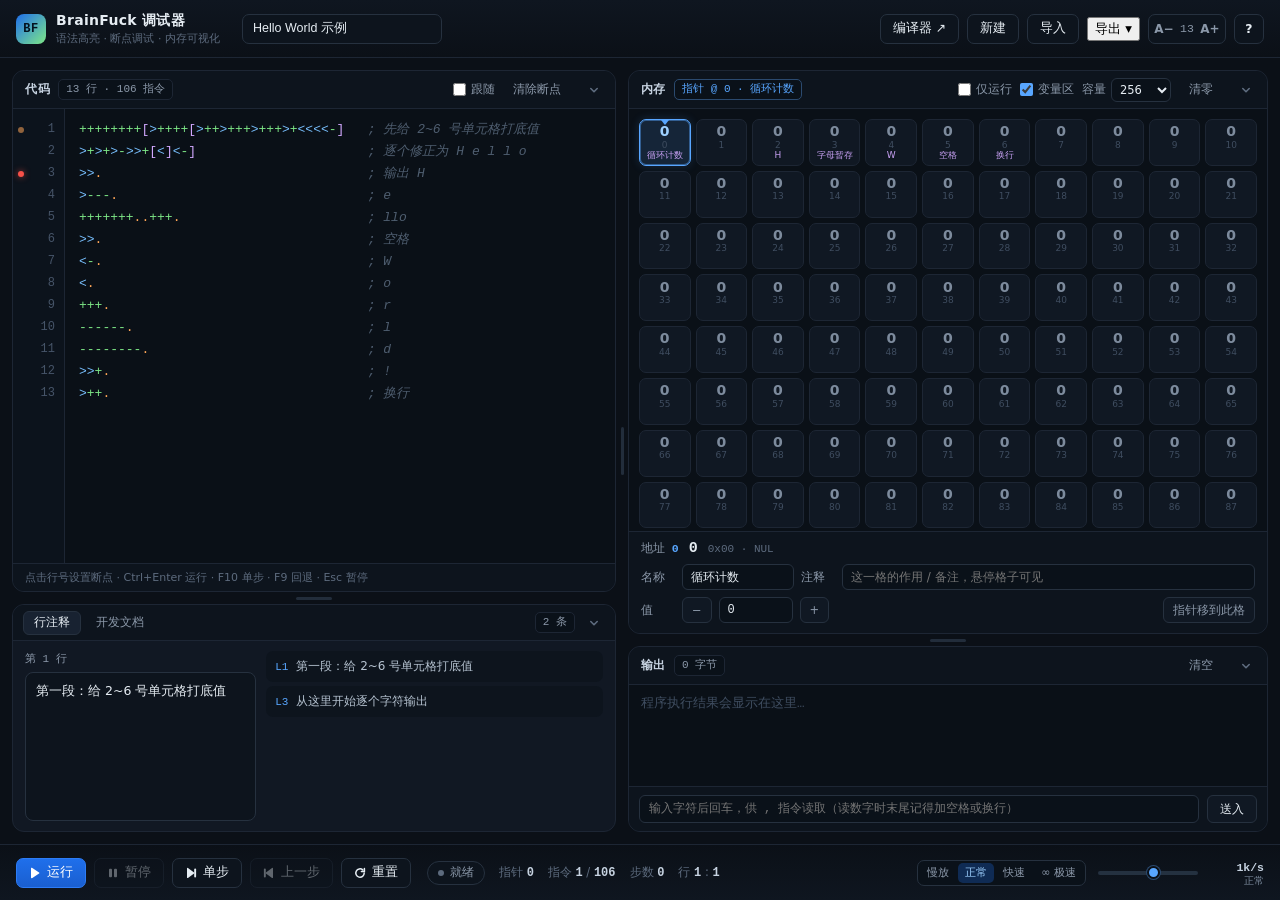
<file: index.html>
<!DOCTYPE html>
<html lang="zh-CN">
<head>
<meta charset="UTF-8" />
<meta name="viewport" content="width=device-width, initial-scale=1.0" />
<title>BrainFuck 调试器</title>
<link rel="stylesheet" href="css/tokens.css" />
<link rel="stylesheet" href="css/layout.css" />
<link rel="stylesheet" href="css/editor.css" />
<link rel="stylesheet" href="css/memory.css" />
<link rel="stylesheet" href="css/panels.css" />
<link rel="stylesheet" href="css/overlay.css" />
</head>
<body>

<header class="topbar">
  <div class="brand">
    <div class="logo">BF</div>
    <div>
      <h1>BrainFuck 调试器</h1>
      <p>语法高亮 · 断点调试 · 内存可视化</p>
    </div>
  </div>
  <input id="projName" class="proj-name" value="未命名项目" maxlength="40" title="项目名称（随项目文件一起导出）" />
  <div class="actions">
    <a class="btn" href="compiler.html" title="C / C++ / NASM → BrainFuck">编译器 ↗</a>
    <button id="btnNew">新建</button>
    <button id="btnImport">导入</button>
    <div class="menu-wrap">
      <button id="btnExport">导出 ▾</button>
      <div class="menu" id="exportMenu">
        <button data-act="project">项目文件 · .bfproj.json</button>
        <button data-act="code">BrainFuck 源码 · .bf</button>
        <button data-act="doc">开发文档 · .md</button>
        <button data-act="copy">复制源码到剪贴板</button>
      </div>
    </div>
    <div class="font-ctl" title="界面字号：代码 / 行号 / 内存格 / 输出一起缩放（Ctrl + + / Ctrl + -）">
      <button class="icon-btn" id="fontDec" title="缩小字号（Ctrl + -）">A−</button>
      <span class="font-val" id="fontVal">13</span>
      <button class="icon-btn" id="fontInc" title="放大字号（Ctrl + +）">A+</button>
    </div>
    <button id="btnHelp" class="icon-btn" title="帮助与快捷键">?</button>
  </div>
</header>

<main>
  <!-- 左栏：代码 + 注释/文档 -->
  <section class="col">
    <div class="card editor-card" data-panel="editor">
      <div class="card-head">
        <span class="card-title">代码</span>
        <span class="chip" id="codeStat">0 行 · 0 指令</span>
        <span class="spacer"></span>
        <label class="mini chk" title="运行时自动把代码滚动到当前执行的指令位置（默认关闭）">
          <input type="checkbox" id="optFollow" /> 跟随
        </label>
        <button class="ghost" id="btnClearBp">清除断点</button>
      </div>
      <div class="editor" id="editor">
        <div class="gutter" id="gutter"><div class="gutter-inner" id="gutterInner"></div></div>
        <div class="code-wrap">
          <pre id="hl" aria-hidden="true"></pre>
          <textarea id="code" spellcheck="false" autocomplete="off" autocapitalize="off" wrap="off"
            placeholder="在这里写 BrainFuck 代码，或把 .bf 文件拖进来…"></textarea>
        </div>
      </div>
      <div class="editor-foot">点击行号设置断点 · Ctrl+Enter 运行 · F10 单步 · F9 回退 · Esc 暂停</div>
    </div>

    <div class="card side-card" data-panel="side">
      <div class="tabs">
        <button class="tab active" data-tab="notes">行注释</button>
        <button class="tab" data-tab="docs">开发文档</button>
        <span class="spacer"></span>
        <span class="chip" id="noteCount">0 条</span>
      </div>
      <div class="tab-body" id="tabNotes">
        <div class="note-editor">
          <label id="noteLabel">第 1 行</label>
          <textarea id="noteInput" placeholder="为这一行写说明，会随项目一起保存…"></textarea>
        </div>
        <div class="note-list" id="noteList"></div>
      </div>
      <div class="tab-body hidden" id="tabDocs">
        <textarea id="docs" class="docs" placeholder="记录算法思路、内存布局、寄存器用途、待办事项…（随项目导出）"></textarea>
      </div>
    </div>
  </section>

  <!-- 右栏：内存 + 输出 -->
  <section class="col">
    <div class="card mem-card" data-panel="mem">
      <div class="card-head">
        <span class="card-title">内存</span>
        <span class="chip" id="ptrChip">指针 @ 0</span>
        <span class="spacer"></span>
        <label class="mini chk" title="仅运行：运行中跳过内存与代码高亮渲染，只保留计算、输入与输出，大幅提升高速/∞ 档吞吐">
          <input type="checkbox" id="optBareRun" /> 仅运行
        </label>
        <label class="mini chk" title="变量区：显示 / 隐藏内存卡片底部的单元格详情（地址 · 名称 · 注释 · 值）。隐藏后内存网格可用高度更大">
          <input type="checkbox" id="optInspector" checked /> 变量区
        </label>
        <label class="mini">容量
          <select id="tapeSize">
            <option value="64">64</option>
            <option value="128">128</option>
            <option value="256" selected>256</option>
            <option value="512">512</option>
            <option value="1024">1024</option>
            <option value="4096">4096</option>
          </select>
        </label>
        <button class="ghost" id="btnClearMem">清零</button>
      </div>
      <div class="mem-scroll" id="memScroll">
        <div class="mem-grid" id="memGrid"></div>
      </div>
      <div class="inspector" id="inspector">
        <div class="insp-head">
          <span>地址 <b id="inspIdx">0</b></span>
          <span class="insp-val" id="inspVal">0</span>
          <span class="insp-meta" id="inspMeta">0x00 · NUL</span>
        </div>
        <div class="insp-row">
          <label>名称</label>
          <input id="inspName" placeholder="给这个地址命名" maxlength="16" />
          <label>注释</label>
          <input id="inspNote" placeholder="这一格的作用 / 备注，悬停格子可见" maxlength="120" />
        </div>
        <div class="insp-row">
          <label>值</label>
          <button class="mini-btn" id="valDec" title="减 1">−</button>
          <input id="inspValue" type="number" min="0" max="255" step="1" />
          <button class="mini-btn" id="valInc" title="加 1">+</button>
          <span class="spacer"></span>
          <button class="mini-btn" id="btnGoto">指针移到此格</button>
        </div>
      </div>
    </div>

    <div class="card io-card" data-panel="io">
      <div class="card-head">
        <span class="card-title">输出</span>
        <span class="chip" id="outLen">0 字符</span>
        <span class="spacer"></span>
        <button class="ghost" id="btnClearOut">清空</button>
      </div>
      <div class="out" id="out"><span class="ph">程序执行结果会显示在这里…</span></div>
      <div class="in-row">
        <input id="inInput" placeholder="输入字符后回车，供 , 指令读取（读数字时末尾记得加空格或换行）" />
        <button id="btnSend">送入</button>
      </div>
    </div>
  </section>
</main>

<footer class="toolbar">
  <div class="controls">
    <button class="btn primary" id="btnRun">
      <svg viewBox="0 0 12 12" fill="currentColor"><path d="M2 1.4v9.2c0 .5.55.8.97.54l7.1-4.6a.64.64 0 0 0 0-1.08L2.97.86A.64.64 0 0 0 2 1.4z"/></svg>
      运行
    </button>
    <button class="btn" id="btnPause" disabled>
      <svg viewBox="0 0 12 12" fill="currentColor"><rect x="2" y="1.8" width="3" height="8.4" rx="1"/><rect x="7" y="1.8" width="3" height="8.4" rx="1"/></svg>
      暂停
    </button>
    <button class="btn" id="btnStep">
      <svg viewBox="0 0 12 12" fill="currentColor"><path d="M2 1.6v8.8c0 .5.54.8.96.55l6.1-4.4a.67.67 0 0 0 0-1.1L2.96 1.05A.64.64 0 0 0 2 1.6z"/><rect x="9.2" y="1.6" width="1.9" height="8.8" rx=".9"/></svg>
      单步
    </button>
    <button class="btn" id="btnUndo" disabled title="回退一步（F9）">
      <svg viewBox="0 0 12 12" fill="currentColor"><path d="M10 1.6v8.8c0 .5-.54.8-.96.55l-6.1-4.4a.67.67 0 0 1 0-1.1l6.1-4.4A.64.64 0 0 1 10 1.6z"/><rect x=".9" y="1.6" width="1.9" height="8.8" rx=".9"/></svg>
      上一步
    </button>
    <button class="btn" id="btnReset">
      <svg viewBox="0 0 12 12" fill="none" stroke="currentColor" stroke-width="1.5" stroke-linecap="round"><path d="M10.2 6a4.2 4.2 0 1 1-1.4-3.1"/><path d="M10.4 1.6v3h-3"/></svg>
      重置
    </button>
  </div>
  <div class="status">
    <span class="pill" id="statusPill">就绪</span>
    <span class="stat">指针 <b id="stPtr">0</b></span>
    <span class="stat">指令 <b id="stPc">0</b> / <b id="stTotal">0</b></span>
    <span class="stat">步数 <b id="stSteps">0</b></span>
    <span class="stat">行 <b id="stLine">1</b> : <b id="stCol">1</b></span>
    <span class="stat err" id="stErrWrap" style="display:none">错误 <b id="stErr"></b></span>
  </div>
  <div class="speed">
    <div class="seg" id="speedPresets">
      <button data-ips="10" title="10 指令/秒 · 逐条观察">慢放</button>
      <button data-ips="1000" title="1000 指令/秒">正常</button>
      <button data-ips="25000" title="25000 指令/秒">快速</button>
      <button data-ips="Infinity" title="+∞ 不限速：不按墙钟配速，以浏览器最快速度跑完">∞ 极速</button>
    </div>
    <div class="speed-slider">
      <input type="range" id="speed" min="0" max="100" step="1" value="57" title="拖动微调执行速率（最右端为 +∞ 不限速）" />
      <div class="speed-val">
        <b id="speedLabel">1k/s</b>
        <i id="speedActual">正常</i>
      </div>
    </div>
  </div>
</footer>

<div class="toast-wrap" id="toastWrap"></div>

<div class="overlay" id="helpOverlay">
  <div class="modal">
    <div class="modal-head">
      <h2>使用说明</h2>
      <button class="ghost close" id="btnCloseHelp">关闭</button>
    </div>
    <div class="body">
      <div>
        <h3>快捷键</h3>
        <dl class="kv">
          <dt>Ctrl + Enter</dt><dd>运行 / 继续</dd>
          <dt>F10</dt><dd>单步执行一条指令</dd>
          <dt>F9</dt><dd>上一步：回退一条指令</dd>
          <dt>Esc</dt><dd>暂停</dd>
          <dt>Ctrl + S</dt><dd>导出项目文件</dd>
          <dt>点击行号</dt><dd>设置 / 取消断点</dd>
          <dt>↑ ↓</dt><dd>选中单元格后微调数值</dd>
        </dl>
      </div>
      <div>
        <h3>指令表</h3>
        <table class="cmds">
          <tr><td>+</td><td>当前单元格 +1（255 之后回到 0）</td></tr>
          <tr><td>-</td><td>当前单元格 −1（0 之前回到 255）</td></tr>
          <tr><td>&gt;</td><td>指针右移一格</td></tr>
          <tr><td>&lt;</td><td>指针左移一格</td></tr>
          <tr><td>.</td><td>输出当前单元格对应的 ASCII 字符</td></tr>
          <tr><td>,</td><td>读入一个字符存入当前单元格（下方输入框）</td></tr>
          <tr><td>[ ]</td><td>当前单元格为 0 时跳出 / 非 0 时跳回循环头</td></tr>
        </table>
      </div>
      <div>
        <h3>说明</h3>
        <dl class="kv">
          <dt>注释</dt><dd>BrainFuck 会忽略一切非指令字符，因此可直接在代码里写说明文字。</dd>
          <dt>断点</dt><dd>断点按“行”生效：运行到该行第一条指令前暂停，继续运行不会重复命中同一位置。</dd>
          <dt>调速</dt><dd>慢放 / 正常 / 快速 / ∞ 极速四档，或用滑杆在 1–200k 指令/秒之间微调（最左 1 条/秒）。<b>滑杆最右端与「∞ 极速」为 +∞ 不限速</b>：取消墙钟配速，按时间片让出主线程、以浏览器最快速度跑完，暂停与断点仍可随时响应；运行中改动立即生效，标签下方显示实测速率。</dd>
          <dt>上一步</dt><dd>撤销最近执行的一条指令，指针、单元格、输出与输入队列一起回滚，最多可回退 5 万步（超出后旧记录被覆盖）。</dd>
          <dt>仅运行</dt><dd>内存卡片头勾选后，<b>运行中</b>跳过内存网格与代码高亮重绘，只保留计算、输入和输出，适合高速 / ∞ 档跑大程序；暂停、单步、结束时自动恢复完整画面。开启「跟随」时仍会刷新当前指令高亮。</dd>
          <dt>跟随</dt><dd>代码卡片头勾选后（默认关闭），运行时自动把左侧代码滚动到当前执行位置并高亮所在行；关闭时不打扰手动查看代码。</dd>
          <dt>变量区</dt><dd>内存卡片头的复选框控制底部那块「地址 · 名称 · 注释 · 值」详情：取消勾选即收起，内存网格能多显示几行；选择状态随项目保存。</dd>
          <dt>单元格注释</dt><dd>从编译器点「在调试器中打开」时，会把每个单元格的作用（累加器、临时区、源码变量名等）一并带过来，显示在内存格名称上，悬停可看完整说明。右下角「注释」框可给当前格编辑自己的备注（最多 120 字，右上角的小橙点表示有注释），随项目一起保存。</dd>
          <dt>字号</dt><dd>顶栏 <b>A− / A+</b> 调整界面字号（10–21px），代码、行号、内存格、输出一起缩放并自动记住；也可按 Ctrl + + / Ctrl + −。行号与代码始终逐行对齐。</dd>
          <dt>面板</dt><dd>点标题栏右侧箭头折叠面板；拖动卡片之间的细条调整高度，拖动左右两栏之间的细条调整宽度，双击细条恢复默认，尺寸与折叠状态会自动记住。</dd>
          <dt>导出</dt><dd>项目文件（JSON）包含代码、单元格命名、断点、行注释、开发文档与内存容量；.bf 为纯源码。</dd>
          <dt>保存</dt><dd>编辑内容自动保存在本机浏览器中，刷新不丢失。</dd>
        </dl>
      </div>
    </div>
  </div>
</div>

<input type="file" id="fileInput" accept=".json,.bf,.b,.txt,.bfproj" style="display:none" />

<!-- 原生多文件工程：按依赖顺序加载，无需构建工具与本地服务器 -->
<script defer src="js/core/state.js"></script>
<script defer src="js/core/speed.js"></script>
<script defer src="js/core/history.js"></script>
<script defer src="js/core/compiler.js"></script>
<script defer src="js/core/interpreter.js"></script>
<script defer src="js/ui/dom.js"></script>
<script defer src="js/ui/editor.js"></script>
<script defer src="js/ui/memory.js"></script>
<script defer src="js/ui/console.js"></script>
<script defer src="js/ui/status.js"></script>
<script defer src="js/ui/notes.js"></script>
<script defer src="js/ui/font.js"></script>
<script defer src="js/ui/panels.js"></script>
<script defer src="js/io/project.js"></script>
<script defer src="js/app.js"></script>
</body>
</html>
</file>
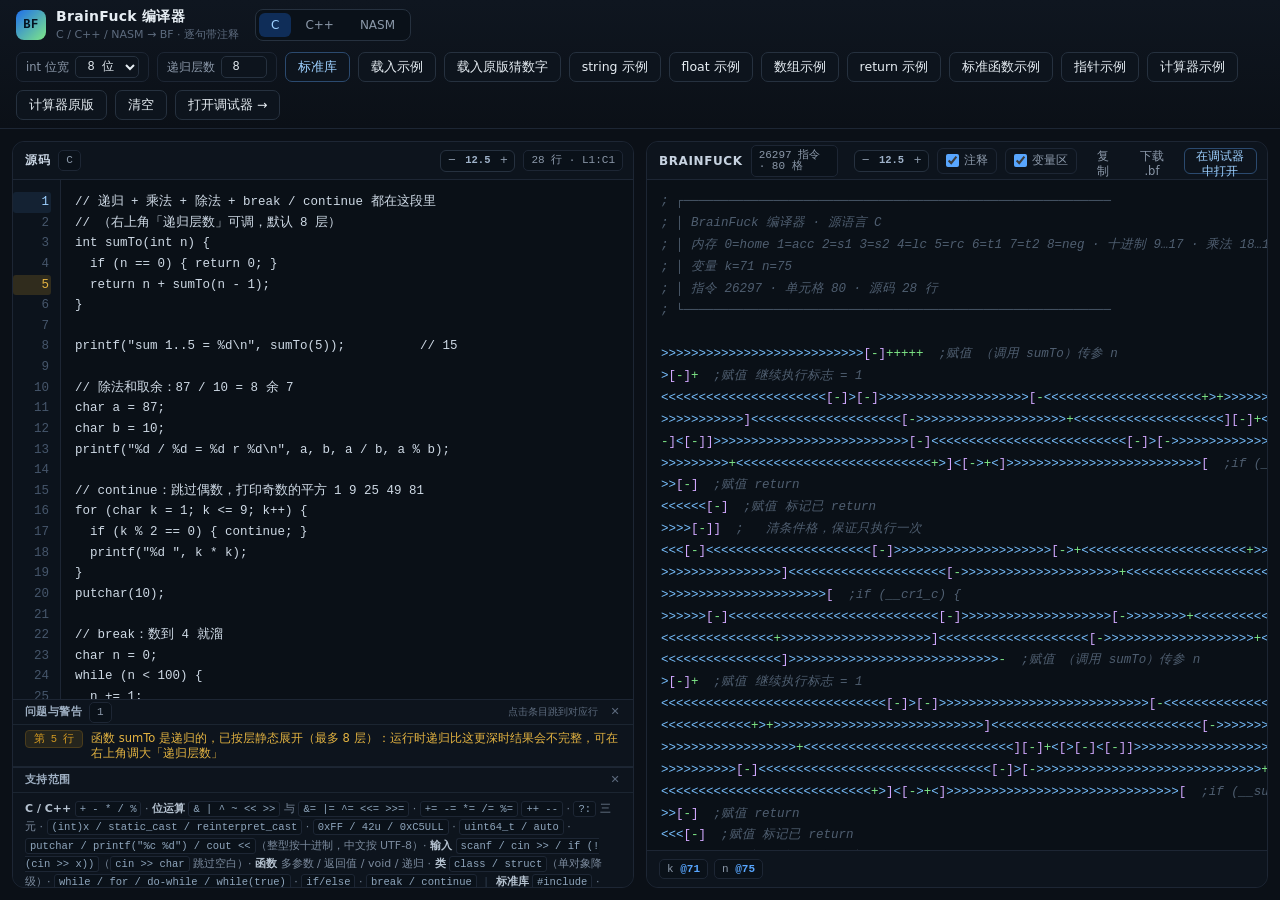
<file: compiler.html>
<!DOCTYPE html>
<html lang="zh-CN">
<head>
<meta charset="UTF-8" />
<meta name="viewport" content="width=device-width, initial-scale=1.0" />
<title>BrainFuck 编译器 · C / C++ / NASM</title>
<link rel="stylesheet" href="css/tokens.css" />
<link rel="stylesheet" href="css/compiler.css" />
</head>
<body>

<header class="topbar">
  <div class="brand">
    <div class="logo">BF</div>
    <div>
      <h1>BrainFuck 编译器</h1>
      <p>C / C++ / NASM → BF · 逐句带注释</p>
    </div>
  </div>

  <div class="langs" id="langs">
    <button data-lang="c" class="on">C</button>
    <button data-lang="cpp">C++</button>
    <button data-lang="asm">NASM</button>
  </div>

  <div class="actions">
    <label class="depth" title="8 位＝原来的单格无符号整数；int32＝普通 C/C++ 的 32 位有符号 int（4 格软件模拟，支持负数，代码明显变长）。int32_t / long 始终按 32 位处理">
      int 位宽
      <select id="intWidth">
        <option value="8">8 位</option>
        <option value="32">int32</option>
      </select>
    </label>
    <label class="depth" title="递归没有调用栈，只能按层静态展开；层数越大代码越长">
      递归层数 <input id="recDepth" type="number" min="1" max="24" step="1" value="8" />
    </label>
    <button id="btnStdlib" class="ghost accent">标准库</button>
    <button id="btnExample">载入示例</button>
    <button id="btnGuess" class="ghost">载入原版猜数字</button>
    <button id="btnStr" class="ghost" title="std::string 的声明 / 拼接 / 长度 / 下标 / 子串 / 输入输出">string 示例</button>
    <button id="btnFloat" class="ghost" title="float / double：定点数（放大 1000 倍），常量运算会在编译期算完">float 示例</button>
    <button id="btnArray" class="ghost" title="一维 / 二维 / 三维数组，任意元素类型（char、int、int32、double、string），常量下标零开销">数组示例</button>
    <button id="btnReturn" class="ghost" title="return：循环里提前返回、多层循环一起跳出、void 函数 return;、main 里 return 结束程序">return 示例</button>
    <button id="btnFunc" class="ghost" title="char() / int() / double() / string() 函数式转换，cctype 字符函数，floor/ceil/round 取整，strlen/atoi">标准函数示例</button>
    <button id="btnPtr" class="ghost" title="int *p = &a、*p = v、p++ 遍历数组、p[i]、指针形参 void f(int* p)、nullptr 判定">指针示例</button>
    <button id="btnCalc" class="ghost" title="计算器示例：struct 结构体数组、switch/case 菜单、历史记录、聚合初始化、const 引用绑定，可直接在调试器里跑">计算器示例</button>
    <button id="btnCalcFull" class="ghost" title="载入用户提交的完整多功能计算器源码（展开规模很大，完整生成请用「下载 .bf」分片导出）">计算器原版</button>
    <button id="btnClear">清空</button>
    <a class="btn" href="index.html">打开调试器 →</a>
  </div>
</header>

<main class="tc-main">
  <!-- 源码 -->
  <section class="card">
    <div class="card-head">
      <span class="card-title">源码</span>
      <span class="chip" id="srcChip">C</span>
      <span class="spacer"></span>
      <button class="ghost mini" id="btnIssuesShow" hidden>问题 / 警告</button>
      <button class="ghost mini" id="btnHintShow" hidden>说明</button>
      <span class="fs-ctl" title="源码字号（也可 Ctrl + 滚轮调节）">
        <button type="button" id="srcFsMinus" aria-label="缩小源码字号">−</button>
        <b id="srcFsVal">12.5</b>
        <button type="button" id="srcFsPlus" aria-label="放大源码字号">+</button>
      </span>
      <span class="chip" id="srcStat">0 行</span>
    </div>
    <div class="src-wrap">
      <div class="src-lines" id="srcLines" aria-hidden="true"></div>
      <textarea id="src" wrap="off" spellcheck="false" autocomplete="off" autocapitalize="off"
        placeholder="在这里写 C / C++ / NASM 源码…"></textarea>
    </div>
    <div class="pane" id="issuesPane" hidden>
      <div class="pane-head">
        <span class="pane-title">问题与警告</span>
        <span class="chip" id="issueCount">0</span>
        <span class="spacer"></span>
        <span class="pane-tip">点击条目跳到对应行</span>
        <button class="pane-x" id="btnIssuesClose" title="关闭面板">✕</button>
      </div>
      <div class="issues" id="issues"></div>
    </div>
    <div class="hdr-line" id="hdrLine"></div>
    <div class="pane" id="hintPane">
      <div class="pane-head">
        <span class="pane-title">支持范围</span>
        <span class="spacer"></span>
        <button class="pane-x" id="btnHintClose" title="关闭面板">✕</button>
      </div>
      <div class="hint">
      <b>C / C++</b> <code>+ - * / %</code> · <b>位运算</b> <code>&amp; | ^ ~ &lt;&lt; &gt;&gt;</code>
      与 <code>&amp;= |= ^= &lt;&lt;= &gt;&gt;=</code> · <code>+= -= *= /= %=</code> <code>++ --</code> ·
      <code>?:</code> 三元 · <code>(int)x / static_cast / reinterpret_cast</code> ·
      <code>0xFF / 42u / 0xC5ULL</code> · <code>uint64_t / auto</code> ·
      <code>putchar / printf("%c %d") / cout &lt;&lt;</code>（整型按十进制，中文按 UTF-8）·
      <b>输入</b> <code>scanf / cin &gt;&gt; / if (!(cin &gt;&gt; x))</code>（<code>cin &gt;&gt; char</code> 跳过空白）·
      <b>函数</b> 多参数 / 返回值 / void / 递归 · <b>类</b> <code>class / struct</code>（单对象降级）·
      <code>while / for / do-while / while(true)</code> · <code>if/else</code> · <code>break / continue</code>
      <span class="hint-sep">|</span>
      <b>标准库</b> <code>#include</code> · <code>#define</code> · <code>std::</code> ·
      <code>rand / srand / randint / uniform / randbool</code>（输入熵扰动种子）· <code>time / clock</code> ·
      <code>abs / min / max / clamp / gcd / sqrt / pow</code> · <code>isdigit / toupper / tolower</code> —
      <a href="#" id="hintStdlib">查看全部支持范围 →</a>
      <span class="hint-sep">|</span>
      <b>NASM</b> <code>mov inc dec add sub</code> · <code>putc</code> · <code>cmp</code>+<code>jne</code> 循环
      <span class="hint-sep">|</span>
      <b>int32</b> <code>int32_t / int32 / long</code> 恒为 32 位有符号；顶栏「int 位宽」切成 int32 后普通 <code>int</code>
      也是 32 位（4 格软件模拟，支持负数、<code>+ - * / %</code>、<code>&amp; | ^ ~ &lt;&lt; &gt;&gt;</code>、六种比较、
      复合赋值与十进制输入输出；<b>除零得 0</b>，右移为算术移位。生成代码明显变长，乘除不宜放进高频内层循环；
      函数参数 / 返回值仍按 8 位降级）
      <span class="hint-sep">|</span>
      <b>std::string</b> <code>string s = "…"</code> · <code>s + t / += / =</code> · <code>length / size / empty /
      clear / push_back / pop_back / append</code> · <code>s[i]</code> 读写 · <code>at / substr / find</code> ·
      <code>== != &lt; &gt;</code> 字典序 · <code>cout &lt;&lt; s / printf("%s")</code> · <code>cin &gt;&gt; s</code> ·
      <code>getline(cin, s)</code> · <code>to_string / stoi</code>（定长 32 字节，按 UTF-8 字节存放）
      <span class="hint-sep">|</span>
      <b>float / double</b> <code>float f = 1.5;</code> · <code>+ - * /</code> 与 <code>+= -= *= /=</code> ·
      <code>++ --</code> · 六种比较 · <code>cout &lt;&lt; f</code>（自动省略末尾 0）· <code>printf("%f")</code> /
      <code>%.2f</code> · <code>cin &gt;&gt; f</code> / <code>scanf("%lf")</code> · <code>(int)f</code> 截断 ·
      <b>定点数实现</b>：放大 1000 倍的 int32（3 位小数，范围 ±214 万，精度 0.001）；
      <b>常量的四则运算会在编译期算完</b>，一条浮点指令都不生成
      <span class="hint-sep">|</span>
      <b>数组</b> 任意维数 <code>int a[5] / int m[3][4] / int t[2][2][2]</code> ·
      <b>任意元素类型</b> <code>char / int / int32_t / double / string</code> ·
      <code>{1,2,3}</code> 初始化列表（内层花括号可省）· <code>char s[] = "abc"</code> ·
      <code>a[i] = v / += -= *= /= %= ^= ++ --</code> · <code>cin &gt;&gt; a[i]</code> /
      <code>scanf("%d", &amp;a[i])</code> · <code>sizeof(a)/sizeof(a[0])</code> · <code>memset(a, 0, …)</code> ·
      <b>常量下标零开销</b>（直接命中那个元素），变量下标生成逐维比较树（O(元素数)）·
      长度必须是编译期常量；元素按「一维摊平」各占独立单元格，元素很多时代码会明显变长
      <span class="hint-sep">|</span>
      <b>引用</b> <code>int&amp; r = x;</code> · <code>void swap(int&amp; a, int&amp; b)</code> ·
      <code>const int&amp;</code> · 可绑定变量、数组元素（含变量下标 <code>a[i]</code>）、另一个引用 ·
      <b>编译期展开成别名</b>（<code>r</code> 直接写成 <code>x</code>，不占单元格、不多一条指令）·
      标准库 <code>swap(a, b)</code> 已可用，也能直接 <code>swap(a[j], a[j+1])</code> ·
      引用形参的实参必须是变量（传表达式会告警并退化为按值）；函数<strong>返回</strong>引用、右值引用
      <code>&amp;&amp;</code> 按值降级
      <span class="hint-sep">|</span>
      <b>return</b> 任意位置都能提前返回：<b>循环体里</b>（含多层嵌套，会一路跳出）、
      <code>if / else</code> 分支里、<b>main 里</b>（等于结束整个程序，后面的语句一律不执行）·
      <b>void</b> 函数可用 <code>return;</code> · 实现方式是「继续执行标志」：return 清零后，
      后续语句被 <code>if (标志)</code> 挡住、循环条件变成 <code>标志 &amp;&amp; 原条件</code> 从而退出 ·
      唯一一个 <code>return</code> 落在末尾时零开销
      <span class="hint-sep">|</span>
      <b>函数式转换 / 标准函数</b> <code>char(65) / int(x) / double(2) / bool(x) / string("hi")</code>
      （与 <code>(char)x</code> 等价，<code>char(300)</code> 会真截断成 44）·
      <code>&lt;cctype&gt;</code> 全套 <code>isspace / isblank / isxdigit / ispunct / isprint / isgraph / iscntrl</code> ·
      <code>strlen</code>（字面量 / std::string / char 数组）、<code>atoi / stoi / atol</code>、<code>labs / llabs / fabs</code> ·
      <code>floor / ceil / round / trunc</code> 定点数感知 ·
      <code>string(n, ch)</code> 重复构造（常量编译期展开，变量走运行期循环）
      <span class="hint-sep">|</span>
      <b>指针</b> <code>int *p = &amp;a; *p = 9;</code> · <code>int *p = a; p++; *p</code> 数组内游标 ·
      <code>p[i] / *(p+1) / p = &amp;b</code> · <code>void f(int* p)</code> 指针形参 ·
      <code>nullptr / NULL</code> 与 <code>if (p) / p == q</code> 编译期判定 ·
      <code>scanf("%d", p)</code> / <code>cin &gt;&gt; *p</code> ·
      编译期绑定到目标变量（<b>常量指向零开销</b>），只有 <code>p++</code> 才生成游标格 ·
      <code>char *s = "hi"</code> 按 std::string 降级；<code>** / void* / 函数指针 / new</code> 不支持
      <span class="hint-sep">|</span>
      <b>struct / switch</b> <code>struct H { char op; double a, b, result; }; H hist[50];</code>
      每个字段摊成一条独立数组（<code>hist.op[0]</code> …），支持 <code>h[i].a</code> 读写、
      <code>hist[n++] = {op,a,b,result}</code> 聚合初始化、<code>hist[i-1] = hist[i]</code> 整体拷贝、
      <code>const H&amp; h = hist[i];</code> 只读引用绑定 ·
      <code>switch / case / default</code> 降级成 if-else 链（连续 case 合并、break 用「继续执行标志」实现、
      无 break 按贯穿展开）、<code>case 1: case 2:</code> 共享分支 ·
      <code>c++i / i++</code> 在表达式、for 步进、数组下标里都可用 ·
      <code>std::cin.get(ch)</code> 读单字符
      <span class="hint-sep">|</span>
      <b>不再限制规模</b> 展开后不管多少条 BF 指令都<b>完整生成</b>，没有 2000 万条上限，导出也不会被拦下。
      「下载 .bf」按 64 KB 分片直接交给 Blob，不必拼一整条巨型字符串；「在调试器中打开」对大代码自动
      改用 IndexedDB 桥接，绕开 sessionStorage 的 5 MB 配额。
      规模变大的常见诱因：定点 <code>double</code> 乘除（一次数百万条）、几十上百个元素的结构体数组 + 变量下标、
      200 次迭代的数值算法 —— 这类程序导出会明显变慢并占用较多内存。
      顶栏「计算器示例」是可直接跑通的精简版，「计算器原版」用来验收完整源码的编译与导出
      <span class="hint-sep">|</span>
      <b>编译期优化</b> 常量传播 / 死存储与死输入消除 / 常量输出直接内联
      （<code>int32 a=1,b; cin&gt;&gt;b; b=1; cout&lt;&lt;a+b;</code> 会变成只剩一条输出 <code>2</code>）·
      <b>大程序省内存</b>：右侧只预览前 120 KB（单元格数是完整值，状态栏标「仅预览」）。
      预览另有 400 ms 时间预算，极端大程序的指令数会显示成下界「≥ N」，但导出的一定是完整代码。
      点「复制 / 下载 .bf / 在调试器中打开」时按需生成完整代码
      <span class="hint-dim">· 点「载入原版猜数字」可验收完整 guess_number.cpp；BF 无 64 位整数 / 系统时钟 / 对象 / 流状态，
        这些会明确降级并告警。8 位模式下所有算术按无符号回绕，除数为 0 得 0；变长数组、数组作函数参数、
        树状递归不支持；指针按编译期别名实现，详见上方条目。</span>
      </div>
    </div>
  </section>

  <!-- 输出 -->
  <section class="card">
    <div class="card-head">
      <span class="card-title">BrainFuck</span>
      <span class="chip" id="bfStat">—</span>
      <span class="spacer"></span>
      <span class="fs-ctl" title="BrainFuck 输出字号（也可 Ctrl + 滚轮调节）">
        <button type="button" id="bfFsMinus" aria-label="缩小输出字号">−</button>
        <b id="bfFsVal">12.5</b>
        <button type="button" id="bfFsPlus" aria-label="放大输出字号">+</button>
      </span>
      <label class="opt" title="生成的 BrainFuck 是否附带逐句注释与内存说明">
        <input type="checkbox" id="optComments" checked /> 注释
      </label>
      <label class="opt" title="显示 / 隐藏底部的变量列表（源码变量 → 单元格地址）">
        <input type="checkbox" id="optVars" checked /> 变量区
      </label>
      <button class="ghost" id="btnCopy">复制</button>
      <button class="ghost" id="btnDownload">下载 .bf</button>
      <button class="ghost accent" id="btnRunInDebugger">在调试器中打开</button>
    </div>
    <pre class="bf-out" id="bfOut"></pre>
    <div class="vars" id="vars"></div>
  </section>
</main>

<!-- 标准库速查 -->
<div class="lib-overlay" id="libOverlay" hidden>
  <div class="lib-modal" role="dialog" aria-label="标准库支持范围">
    <div class="lib-head">
      <div>
        <h2>标准库支持范围</h2>
        <p>收录 <b id="libHdrTotal">0</b> 个 C / C++ 标准头文件，其中 <b id="libHdrOk">0</b> 个提供可运行函数</p>
      </div>
      <button class="ghost" id="btnLibClose">关闭 ✕</button>
    </div>

    <div class="lib-body">
      <h3>可用函数 <small>用本编译器自身的 C 子集实现，按调用点内联展开</small></h3>
      <div class="lib-grid" id="libFuncs"></div>

      <h3>头文件 <small>绿＝函数可用，黄＝类型/常量，灰＝仅识别</small></h3>
      <div class="lib-grid hdr" id="libHeaders"></div>
      <p class="lib-note" id="libNoneNote"></p>

      <h3>使用说明</h3>
      <ul class="lib-notes">
        <li><b>随机数 / 时间</b>：8 位 LCG（周期 256），<code>rand</code> 每调用一次都会推进种子，所以循环里连续取随机数不会重复。
            <code>srand</code> / <code>srandom</code> 设种子，<code>rand</code> / <code>random</code> 返回 0–255，
            <code>randint(a,b)</code> / <code>uniform(a,b)</code> 取闭区间，<code>randbool()</code> 返回 0/1。
            <code>&lt;ctime&gt;</code> 的 <code>time</code> / <code>clock</code> 因无系统时钟固定返回 0，
            所以 <code>srand(time(nullptr))</code> 等价于 <code>srand(0)</code>，<strong>每次运行的第一局答案固定</strong>；
            想让第一局也可变，改成「先 <code>cin &gt;&gt; n</code> 再 <code>srand(n)</code>」。
            编译器还会启用 <b>输入熵</b>：程序每读到一次输入就扰动随机种子，之后每局、以及输入序列不同时数字都不同。
            <code>&lt;random&gt;</code> 的 <code>std::mt19937</code>、<code>uniform_int_distribution</code> 等引擎/分布
            <strong>对象语法不支持</strong>（BF 没有对象与模板），请改用上面的函数式写法。</li>
        <li><b>位运算</b>：<code>&amp; | ^ ~ &lt;&lt; &gt;&gt;</code> 及对应复合赋值全部支持（8 位无符号）。
            <code>&lt;&lt; / &gt;&gt;</code> 的位移量是常量时直接生成乘除，代码很短；<code>&amp; | ^ ~</code>
            与变量位移量由内部函数逐位实现，单次约 1 万条指令。混合运算建议加括号。</li>
        <li><b>预处理</b>：<code>#define NAME 值</code> 支持常量宏（可嵌套引用）；内置
            <code>true false NULL RAND_MAX CHAR_MAX UCHAR_MAX INT_MAX EOF</code>。
            库函数按源码里实际调用自动启用，不写 <code>#include</code> 也能用；未收录的头文件会给出提示。</li>
        <li><b>命名空间</b>：<code>std::rand()</code>、<code>std::abs()</code>、<code>std::min()</code> 等会自动剥掉
            <code>std::</code>；<code>std::cout / cin / endl</code> 照常可用。</li>
        <li><b>数值语义</b>：所有变量是一字节无符号（0–255 回绕）。<code>abs / sqrt / pow / gcd</code> 是 8 位整数版；
            <code>time()</code> 没有系统时钟，固定返回 0。<code>toupper / tolower</code> 返回字符，
            <code>max / isdigit / randint</code> 等返回数字 —— 这会影响 <code>cout &lt;&lt;</code> 按字符还是按十进制输出。</li>
        <li><b>std::string</b>：用 <b>1 格长度 + 32 格字节</b>模拟，按 UTF-8 字节存放，
            所以 <code>length()</code> / <code>size()</code> 返回的是字节数（一个汉字算 3 个）。
            支持声明 / 赋值 / 拷贝 / <code>+</code> 拼接 / <code>+=</code> / <code>length / size / empty / clear /
            push_back / pop_back / append / at / substr / find</code> / <code>s[i]</code> 读写 /
            六种字典序比较 / <code>cout &lt;&lt; s</code> / <code>printf("%s")</code> /
            <code>cin &gt;&gt; s</code>（读到空白，分隔符回推）/ <code>getline</code> / <code>to_string / stoi</code>。
            超出 32 字节会被截断并告警；字符串<strong>不能作函数参数 / 返回值</strong>，请改用全局字符串变量。</li>
        <li><b>数组</b>：<code>int a[5]</code> / <code>int m[3][4]</code> 等任意维数、任意元素类型
            （<code>char / int / int32_t / double / string</code>）。每个元素在编译期摊成独立单元格：
            <b>常量下标直接命中、零开销</b>；变量下标生成逐维比较的选择树，代价 O(元素数)。
            长度必须是编译期常量；元素很多（几十上百）时代码会明显变长。
            变长数组、把数组当函数参数传递不支持（指针本身可用，见下一条）。</li>
        <li><b>return</b>：函数体里<strong>任意位置</strong>都能提前返回 —— 循环体内（含多层嵌套，
            会一路跳出所有外层循环）、<code>if / else</code> 分支内、<code>do-while</code> 内都支持。
            <code>main</code> 里的 <code>return</code> 等于「程序到此结束」，后续语句一条都不会执行。
            <code>void</code> 函数可写 <code>return;</code>，非 void 函数必须带返回值。
            BrainFuck 没有跳转指令，实现方式是<b>「继续执行标志」</b>：<code>return</code> 把标志清零，
            之后所有语句包一层 <code>if (标志)</code>、循环条件变成 <code>标志 &amp;&amp; 原条件</code>，
            于是自然退出。只有真的出现多处 return 才会加这层开销；唯一的 return 位于末尾时直接省掉。</li>
        <li><b>标准函数</b>：类型名可以直接当函数用（<code>char(65) / int(x) / double(2) /
            bool(x) / string("hi")</code>），语义与 C 风格强转一致；<code>std::</code> 前缀自动剥离。
            <code>&lt;cctype&gt;</code> 全套字符分类与 <code>toupper / tolower</code> 可用，
            <code>strlen</code> 支持字面量 / <code>std::string</code> / <code>char</code> 数组，
            <code>atoi / stoi / atol / strtol</code> 字面量会在编译期算完。
            <code>floor / ceil / round / trunc</code> 按「放大 1000 倍的定点数」正确取整；
            <code>fabs / labs / llabs</code> 按 8 位绝对值处理。</li>
        <li><b>指针</b>：BrainFuck 没有地址，指针在编译期绑定到「目标变量名」——
            <code>int *p = &amp;a;</code> 之后 <code>*p</code> 直接就是 <code>a</code>，不占单元格、零额外指令。
            支持取地址 <code>&amp;a / &amp;a[i]</code>、解引用读写（含 <code>+= -= *= /= ++ --</code>）、
            重新绑定 <code>p = &amp;b</code>、数组名退化 <code>int *p = a</code>、
            指针下标 <code>p[i]</code> 与偏移 <code>*(p+1)</code>。
            指向数组的指针做 <code>p++ / p-- / p += n</code> 时会自动生成一个运行期游标格，
            <code>*p</code> 走数组选择树（代价 O(元素数)）—— 因此数组遍历能正确随 <code>p++</code> 移动。
            <code>void f(int* p)</code> 指针形参复用引用内联机制，<code>*p</code> 在调用点落到实参那一格。
            <code>scanf("%d", p)</code> / <code>cin &gt;&gt; *p</code> 可用。
            指针真假与相等（<code>if (p) / p == nullptr / p == q</code>）编译期判定。
            边界：<code>** / void* / 函数指针 / new / 任意地址算术</code> 不支持；
            <code>char *s = "hi"</code> 按 <code>std::string</code> 降级并告警。</li>
        <li><b>边界</b>：<code>&lt;vector&gt; &lt;map&gt; &lt;set&gt;</code> 等容器头文件只识别、不支持；
            模板、树状递归同样不在子集内。<code>class / struct</code> 按「成员变量→全局变量、
            方法→普通函数」降级（单对象等价）；64 位整数取低 8 位，<code>chrono</code> / 系统时钟固定为 0，
            <code>cin</code> 流状态按「读取成功」处理，这些都会逐条给出告警。</li>
      </ul>
    </div>

    <div class="lib-foot">
      <button class="ghost" id="btnLibExC">载入 C 示例</button>
      <button class="ghost" id="btnLibExCpp">载入 C++ 示例</button>
      <span class="spacer"></span>
      <span class="lib-dim" id="libUsed"></span>
    </div>
  </div>
</div>

<div class="toast-wrap" id="toastWrap"></div>

<script defer src="js/tc/lexer.js"></script>
<script defer src="js/tc/stdlib.js"></script>
<script defer src="js/tc/parser-c.js"></script>
<script defer src="js/tc/parser-asm.js"></script>
<script defer src="js/tc/fold.js"></script>
<script defer src="js/tc/loops.js"></script>
<script defer src="js/tc/codegen.js"></script>
<script defer src="js/tc/inline.js"></script>
<script defer src="js/tc/opt.js"></script>
<script defer src="js/tc/i32.js"></script>
<script defer src="js/tc/str.js"></script>
<script defer src="js/tc/compiler.js"></script>
<script defer src="js/tc/guess-examples.js"></script>
<script defer src="js/tc/ui.js"></script>
</body>
</html>
</file>
<file: css/tokens.css>
/* ================= 设计变量 / 基础重置 ================= */
:root{
  --bg:#0b1017;
  --panel:#111823;
  --panel2:#0d141d;
  --line:#1d2634;
  --line2:#26313f;
  --text:#e6edf3;
  --muted:#8b98a9;
  --dim:#5d6b7e;
  --accent:#58a6ff;
  --green:#7ee787;
  --purple:#d2a8ff;
  --orange:#ffa657;
  --red:#f85149;
  --amber:#d29922;
  --mono: ui-monospace, SFMono-Regular, "JetBrains Mono", "Cascadia Code", Consolas, "Courier New", monospace;
  --ui: system-ui, -apple-system, "Segoe UI", "Microsoft YaHei", sans-serif;
  /* 界面字号基准：调试器顶栏可调（10–21px），代码 / 行号 / 内存格 / 输出都跟着缩放 */
  --fs: 13px;
  --line-h: calc(var(--fs) * 1.69);
}

*{ box-sizing:border-box; }
html,body{ height:100%; }

body{
  margin:0;
  background:var(--bg);
  color:var(--text);
  font-family:var(--ui);
  font-size:13px;
  display:flex;
  flex-direction:column;
  overflow:hidden;
  -webkit-font-smoothing:antialiased;
}

::selection{ background:rgba(88,166,255,.3); }

::-webkit-scrollbar{ width:10px; height:10px; }
::-webkit-scrollbar-track{ background:transparent; }
::-webkit-scrollbar-thumb{
  background:#243040;
  border-radius:6px;
  border:2px solid transparent;
  background-clip:padding-box;
}
::-webkit-scrollbar-thumb:hover{
  background:#33455c;
  background-clip:padding-box;
}
::-webkit-scrollbar-corner{ background:transparent; }

.hidden{ display:none !important; }
.spacer{ flex:1; }
</file>
<file: css/layout.css>
/* ================= 顶栏 ================= */
.topbar{
  flex:none;
  height:58px;
  display:flex;
  align-items:center;
  gap:14px;
  padding:0 16px;
  border-bottom:1px solid var(--line);
  background:linear-gradient(180deg,#0f1620,#0b1017);
}
.brand{ display:flex; align-items:center; gap:10px; }
.logo{
  width:30px; height:30px; border-radius:8px; flex:none;
  background:linear-gradient(135deg,#1f6feb,#7ee787);
  color:#04121f; font:700 12px/30px var(--mono); text-align:center;
  letter-spacing:.5px;
}
.brand h1{ margin:0; font-size:14px; font-weight:600; letter-spacing:.3px; }
.brand p{ margin:1px 0 0; font-size:11px; color:var(--dim); }

.proj-name{
  margin-left:8px;
  width:200px; height:30px; padding:0 10px;
  background:var(--panel2);
  border:1px solid var(--line2);
  border-radius:7px;
  color:var(--text); font-size:12.5px; outline:none;
  transition:border-color .15s;
}
.proj-name:focus{ border-color:var(--accent); }

.actions{ margin-left:auto; display:flex; align-items:center; gap:8px; }
button{ font-family:inherit; cursor:pointer; }

.btn,
.actions > button,
.menu > button{
  height:30px; padding:0 12px; border-radius:7px;
  border:1px solid var(--line2);
  background:var(--panel2);
  color:var(--text);
  font-size:12.5px;
  display:inline-flex; align-items:center; gap:6px;
  transition:background .15s, border-color .15s, color .15s;
}
.btn:hover,
.actions > button:hover,
.menu > button:hover{ background:#1a2432; border-color:#33455c; }
.actions > a.btn{ text-decoration:none; }
.btn:disabled{ opacity:.38; cursor:not-allowed; }
.btn svg{ width:12px; height:12px; flex:none; }

.ghost{
  height:26px; padding:0 9px; border-radius:6px; font-size:11.5px;
  border:1px solid transparent; background:transparent; color:var(--muted);
}
.ghost:hover{ background:#1a2432; color:var(--text); }
.icon-btn{ width:30px; padding:0 !important; justify-content:center; font-weight:600; }

/* 顶栏字号调节 */
.font-ctl{
  display:flex; align-items:center; gap:1px;
  height:30px; padding:0 3px;
  border:1px solid var(--line2); border-radius:7px;
  background:var(--panel2);
}
.font-ctl .icon-btn{
  width:24px; height:24px; border-radius:5px;
  border:1px solid transparent; background:transparent;
  color:var(--muted); font-size:12px;
  display:inline-flex; align-items:center; justify-content:center;
  padding:0;
}
.font-ctl .icon-btn:hover{ background:#1a2432; color:var(--text); }
.font-val{
  min-width:20px; text-align:center;
  font:11.5px var(--mono); color:var(--muted);
  user-select:none;
}

.menu-wrap{ position:relative; }
.menu{
  position:absolute; right:0; top:36px; z-index:60; width:238px;
  background:#141c27; border:1px solid var(--line2); border-radius:10px;
  padding:6px; box-shadow:0 16px 40px rgba(0,0,0,.55);
  display:none; flex-direction:column; gap:2px;
}
.menu.open{ display:flex; }
.menu > button{
  width:100%; justify-content:flex-start;
  border-color:transparent; background:transparent; height:32px;
}
.menu > button:hover{ background:#1d2735; }

/* ================= 主栅格 ================= */
main{
  flex:1 1 auto; min-height:0;
  display:grid; gap:12px; padding:12px;
  grid-template-columns:minmax(360px,1fr) minmax(400px,1.06fr);
  position:relative;
}
.col{ min-height:0; display:flex; flex-direction:column; gap:0; }

.card{
  background:var(--panel);
  border:1px solid var(--line);
  border-radius:12px;
  display:flex; flex-direction:column;
  min-height:0; overflow:hidden;
}

/* ---------- 折叠 ---------- */
.card.collapsed{ flex:0 0 auto !important; height:auto !important; min-height:0 !important; }
.card.collapsed > :not(.card-head):not(.tabs){ display:none !important; }

/* 同列有一张折叠时，剩下的那张自动铺满，不留空档 */
.col:has(> .card.collapsed) > .card:not(.collapsed){ flex:1 1 auto !important; height:auto !important; }

.panel-btn{
  width:22px; height:22px; margin-left:4px; padding:0; flex:none;
  border:1px solid transparent; border-radius:5px;
  background:transparent; color:var(--dim);
  display:inline-flex; align-items:center; justify-content:center;
}
.panel-btn:hover{ background:#1a2432; color:var(--text); }
.panel-btn svg{ width:12px; height:12px; transition:transform .18s; }
.card.collapsed .panel-btn svg{ transform:rotate(-90deg); }

/* ---------- 拖动条 ---------- */
.splitter{
  flex:none; height:12px; margin:0;
  display:flex; align-items:center; justify-content:center;
  cursor:row-resize; touch-action:none;
}
.splitter span{
  width:36px; height:3px; border-radius:2px;
  background:#222d3b;
  transition:background .15s, width .15s;
}
.splitter:hover span,
.splitter.dragging span{ background:var(--accent); width:72px; }

.col-splitter{
  position:absolute; top:12px; bottom:12px; width:12px;
  display:flex; align-items:center; justify-content:center;
  cursor:col-resize; touch-action:none; z-index:15;
}
.col-splitter span{
  width:3px; height:48px; border-radius:2px;
  background:#222d3b;
  transition:background .15s, height .15s;
}
.col-splitter:hover span,
.col-splitter.dragging span{ background:var(--accent); height:88px; }
.card-head{
  flex:none; height:38px;
  display:flex; align-items:center; gap:8px;
  padding:0 10px 0 12px;
  border-bottom:1px solid var(--line);
  background:var(--panel2);
}
.card-title{
  font-size:12px; font-weight:600; letter-spacing:.6px;
  color:#c7d3e1; text-transform:uppercase;
}
.chip{
  font:11px/1 var(--mono); color:var(--muted);
  padding:4px 7px;
  background:#0a1119; border:1px solid var(--line); border-radius:5px;
}
.chip.on{ color:var(--accent); border-color:#2b4a6f; }
.mini{ display:flex; align-items:center; gap:5px; font-size:11.5px; color:var(--muted); }
.mini.chk{ cursor:pointer; user-select:none; white-space:nowrap; }
.mini.chk:hover{ color:var(--text); }
.mini.chk input[type=checkbox]{
  width:13px; height:13px; margin:0; cursor:pointer;
  accent-color:var(--accent);
}
select{
  background:#0a1119; color:var(--text);
  border:1px solid var(--line2); border-radius:6px;
  height:24px; font-size:11.5px; padding:0 4px;
  outline:none; font-family:inherit;
}

/* ================= 底部工具栏 ================= */
.toolbar{
  flex:none; height:56px;
  display:flex; align-items:center; gap:16px;
  padding:0 16px;
  border-top:1px solid var(--line);
  background:linear-gradient(0deg,#0f1620,#0b1017);
}
.controls{ display:flex; gap:8px; }
.btn.primary{
  background:linear-gradient(180deg,#1f6feb,#1a5fd0);
  border-color:#2d7cf5; color:#fff; font-weight:500;
}
.btn.primary:hover{ background:linear-gradient(180deg,#2a7bf5,#1f66d8); }

.status{ display:flex; align-items:center; gap:14px; flex-wrap:nowrap; overflow:hidden; }
.pill{
  display:inline-flex; align-items:center; gap:6px;
  height:24px; padding:0 10px; border-radius:999px;
  font-size:11.5px;
  border:1px solid var(--line2);
  background:#0d141d; color:var(--muted);
  flex:none;
}
.pill::before{
  content:""; width:6px; height:6px; border-radius:50%;
  background:var(--dim);
}
.pill.running{ color:#9dd0ff; border-color:#2b4a6f; background:rgba(88,166,255,.1); }
.pill.running::before{ background:var(--accent); box-shadow:0 0 8px var(--accent); animation:pulse 1s infinite; }
.pill.paused{ color:#e3b341; border-color:#4a3a1a; background:rgba(210,153,34,.1); }
.pill.paused::before{ background:var(--amber); }
.pill.done{ color:#9be8a8; border-color:#22452c; background:rgba(126,231,135,.08); }
.pill.done::before{ background:var(--green); }
.pill.err{ color:#ff9a94; border-color:#4d2321; background:rgba(248,81,73,.1); }
.pill.err::before{ background:var(--red); }
.pill.wait{ color:#ffc48a; border-color:#4a3a1a; background:rgba(255,166,87,.08); }
.pill.wait::before{ background:var(--orange); }

@keyframes pulse{ 50%{ opacity:.35; } }

.stat{ font-size:11.5px; color:var(--dim); white-space:nowrap; }
.stat b{ font:600 12px var(--mono); color:#c7d3e1; }
.stat.err b{ color:var(--red); }

/* ================= 调速控件 ================= */
.speed{ margin-left:auto; display:flex; align-items:center; gap:10px; flex:none; }

.seg{
  display:inline-flex; gap:2px; padding:2px;
  background:#0a1119; border:1px solid var(--line2); border-radius:7px;
}
.seg button{
  height:20px; padding:0 7px;
  border:0; border-radius:5px; background:transparent;
  color:var(--muted); font-size:11px; line-height:20px;
  transition:background .12s, color .12s;
}
.seg button:hover{ color:var(--text); background:#182231; }
.seg button.on{ background:rgba(31,111,235,.28); color:#9dd0ff; }

.speed-slider{ display:flex; align-items:center; gap:8px; }
.speed-val{
  display:flex; flex-direction:column; justify-content:center;
  align-items:flex-end; width:56px; line-height:1.2;
}
.speed-val b{ font:600 11.5px var(--mono); color:#c7d3e1; }
.speed-val i{ font:10px var(--mono); font-style:normal; color:#7b8a9d; height:11px; }

input[type=range]{
  -webkit-appearance:none;
  width:100px; height:4px; border-radius:2px;
  background:#243140; outline:none;
}
input[type=range]::-webkit-slider-thumb{
  -webkit-appearance:none;
  width:13px; height:13px; border-radius:50%;
  background:var(--accent); cursor:pointer;
  border:2px solid #0b1017; box-shadow:0 0 0 1px #2b4a6f;
}

@media (max-width: 1240px){
  .seg button{ padding:0 5px; font-size:10.5px; }
  .speed{ gap:8px; }
}

@media (max-width: 980px){
  body{ overflow:auto; }
  main{ grid-template-columns:1fr; }
  .col{ gap:12px; }
  .splitter, .col-splitter{ display:none !important; }
  .toolbar{ height:auto; padding:10px 12px; flex-wrap:wrap; gap:10px; }
  .status{ order:3; width:100%; }
}
</file>
<file: css/editor.css>
/* ================= 代码编辑器 ================= */
.editor-card{ flex:1 1 auto; min-height:160px; }

.editor{
  flex:1 1 auto; min-height:0;
  display:flex; overflow:hidden;
  background:#0a1017;
}

/* --- 行号栏 --- */
.gutter{
  flex:none; width:52px;
  overflow:hidden; position:relative;
  background:#0c131c;
  border-right:1px solid var(--line);
  user-select:none;
}
.gutter-inner{ padding:10px 0; will-change:transform; }
.ln{
  height:var(--line-h); line-height:var(--line-h);
  position:relative; padding-right:9px; text-align:right;
  font-family:var(--mono);
  font-size:calc(var(--fs) - 1px);
  line-height:var(--line-h);
  color:#465468; cursor:pointer;
}
.ln:hover{ color:#8ba0b8; background:#121b26; }
.ln.cur{ color:var(--amber); background:rgba(210,153,34,.09); }
.ln .dot{
  position:absolute; left:5px; top:50%;
  transform:translateY(-50%);
  width:6px; height:6px; border-radius:50%;
  background:transparent;
}
.ln.has-bp .dot{ background:var(--red); box-shadow:0 0 6px rgba(248,81,73,.7); }
.ln.has-note .dot{ background:rgba(255,166,87,.55); }
.ln.has-bp.has-note .dot{ background:var(--red); }

/* --- 高亮层 + 输入层 --- */
.code-wrap{ position:relative; flex:1 1 auto; min-width:0; overflow:hidden; }

#hl,
#code{
  position:absolute; inset:0; margin:0; padding:10px 14px;
  font-family:var(--mono);
  font-size:var(--fs);
  line-height:var(--line-h);
  tab-size:4;
  white-space:pre;
  word-wrap:normal;
  border:0;
}
#hl{
  z-index:1; overflow:hidden;
  color:var(--text);
  pointer-events:none;
}
#code{
  z-index:2; overflow:auto;
  resize:none; outline:none;
  background:transparent;
  color:transparent;
  -webkit-text-fill-color:transparent;
  caret-color:#7cc4ff;
}
#code::placeholder{ color:#3a475a; -webkit-text-fill-color:#3a475a; }

/* --- 语法着色 --- */
.c-op{ color:var(--green); }
.c-ptr{ color:#79c0ff; }
.c-loop{ color:var(--purple); }
.c-io{ color:var(--orange); }
.c-cmt{ color:#4f5e70; font-style:italic; }

.cur{
  background:rgba(210,153,34,.26);
  box-shadow:inset 0 0 0 1px rgba(210,153,34,.55);
  border-radius:2px;
}
.mate{ background:rgba(88,166,255,.2); border-radius:2px; }

.editor-foot{
  flex:none; height:28px;
  display:flex; align-items:center; padding:0 12px;
  border-top:1px solid var(--line);
  background:var(--panel2);
  font-size:11px; color:var(--dim);
}
</file>
<file: css/memory.css>
/* ================= 内存可视化 ================= */
.mem-card{ flex:1 1 auto; min-height:0; }

.mem-scroll{
  flex:1 1 auto; min-height:0;
  overflow:auto; padding:10px;
  background:#0a1017;
}
.mem-grid{
  display:grid;
  grid-template-columns:repeat(auto-fill, minmax(calc(var(--fs) * 3.9), 1fr));
  gap:5px;
}

.cell{
  height:calc(var(--fs) * 3.6);
  border-radius:7px;
  border:1px solid var(--line);
  background:#101823;
  display:flex; flex-direction:column;
  align-items:center; justify-content:center;
  gap:1px; padding:2px;
  cursor:pointer; position:relative;
  overflow:hidden; user-select:none;
  transition:border-color .12s, background .12s;
}
.cell:hover{ border-color:#33455c; background:#141f2c; }
.cell .v{ font-weight:600; font-size:calc(var(--fs) + 1px); line-height:1.1; color:#7d8b9d; }
.cell.nz .v{ color:var(--green); }
.cell .i{ font-size:calc(var(--fs) - 4px); line-height:1; color:#3f4d60; }
.cell .n{
  display:block; min-height:10px;
  font-size:calc(var(--fs) - 4px); line-height:1.1; font-family:var(--ui); color:var(--purple);
  max-width:100%; overflow:hidden;
  text-overflow:ellipsis; white-space:nowrap;
  opacity:.95;
}
/* 有注释的格子右上角点一个小标记 */
.cell.has-note::after{
  content:"";
  position:absolute; top:4px; right:4px;
  width:4px; height:4px; border-radius:50%;
  background:rgba(255,166,87,.85);
}
.cell.sel{ border-color:#4d6b8c; background:#16202e; }
.cell.ptr{
  border-color:var(--accent);
  background:rgba(88,166,255,.14);
  box-shadow:inset 0 0 0 1px rgba(88,166,255,.45), 0 0 10px rgba(88,166,255,.18);
}
.cell.ptr::before{
  content:"";
  position:absolute; top:0; left:50%;
  transform:translateX(-50%);
  border-left:4px solid transparent;
  border-right:4px solid transparent;
  border-top:5px solid var(--accent);
}
.cell.ptr .v{ color:#9dd0ff; }

/* ================= 单元格详情 ================= */
.inspector{
  flex:none;
  border-top:1px solid var(--line);
  background:var(--panel2);
  padding:8px 12px 10px;
  display:flex; flex-direction:column; gap:7px;
}
.insp-head{
  display:flex; align-items:baseline; gap:10px;
  font-family:var(--mono); font-size:11.5px; color:var(--muted);
}
.insp-head b{ color:var(--accent); font-weight:600; }
.insp-val{ font-size:15px; color:var(--text); font-weight:600; }
.insp-meta{ color:var(--dim); font-size:11px; }

.insp-row{ display:flex; align-items:center; gap:7px; }
.insp-row label{ flex:none; width:34px; font-size:11.5px; color:var(--muted); }
.insp-row input{
  height:26px;
  background:#0a1119;
  border:1px solid var(--line2);
  border-radius:6px;
  color:var(--text);
  font:12px var(--mono);
  padding:0 8px; outline:none; min-width:0;
}
.insp-row input:focus{ border-color:var(--accent); }
/* 名称收窄一些，给同一行的「注释」输入留出空间 */
#inspName{ flex:0 1 112px; min-width:62px; }
#inspNote{ flex:1 1 auto; min-width:80px; font-family:var(--ui); }
#inspValue{ width:74px; }

.mini-btn{
  height:26px; padding:0 9px; border-radius:6px; font-size:11.5px;
  border:1px solid var(--line2);
  background:#101823; color:var(--muted);
}
.mini-btn:hover{ color:var(--text); border-color:#33455c; background:#182231; }
</file>
<file: css/panels.css>
/* ================= 行注释 / 开发文档 ================= */
.side-card{ flex:none; height:228px; }

.tabs{
  flex:none; height:36px;
  display:flex; align-items:center; gap:4px;
  padding:0 10px;
  border-bottom:1px solid var(--line);
  background:var(--panel2);
}
.tab{
  height:24px; padding:0 10px; border-radius:6px; font-size:12px;
  border:1px solid transparent; background:transparent; color:var(--muted);
}
.tab:hover{ color:var(--text); }
.tab.active{ background:#182231; color:var(--text); border-color:var(--line2); }

.tab-body{
  flex:1 1 auto; min-height:0;
  display:flex; gap:10px;
  padding:10px 12px;
}

.note-editor{
  flex:0 0 40%; min-width:0;
  display:flex; flex-direction:column; gap:6px;
}
.note-editor label{ font-size:11px; color:var(--muted); font-family:var(--mono); }
.note-editor textarea{
  flex:1; resize:none;
  background:var(--panel2);
  border:1px solid var(--line2); border-radius:8px;
  color:var(--text); font:12.5px/1.6 var(--ui);
  padding:8px 10px; outline:none;
}
.note-editor textarea:focus{ border-color:var(--accent); }

.note-list{
  flex:1 1 auto; min-width:0;
  overflow:auto;
  display:flex; flex-direction:column; gap:4px;
}
.note-item{
  width:100%;
  display:flex; gap:8px; align-items:baseline;
  text-align:left;
  padding:6px 8px; border-radius:7px;
  border:1px solid transparent;
  background:#0d141d; color:var(--text); font-size:12px;
}
.note-item:hover{ border-color:var(--line2); background:#141d29; }
.note-item .nl{ flex:none; font:11px var(--mono); color:var(--accent); }
.note-item .nt{
  flex:1; color:#b6c3d1;
  overflow:hidden; text-overflow:ellipsis; white-space:nowrap;
}
.note-empty{ color:var(--dim); font-size:12px; padding:8px 4px; }

.docs{
  flex:1; width:100%; resize:none;
  background:var(--panel2);
  border:1px solid var(--line2); border-radius:8px;
  color:#cfdae6; font:12.5px/1.7 var(--ui);
  padding:10px 12px; outline:none;
}
.docs:focus{ border-color:var(--accent); }

/* ================= 输出 / 输入 ================= */
.io-card{ flex:none; height:186px; }

.out{
  flex:1 1 auto; min-height:0;
  overflow:auto; padding:9px 12px;
  font-family:var(--mono);
  font-size:calc(var(--fs) - 0.5px);
  line-height:1.65;
  color:#cfdae6;
  white-space:pre-wrap; word-break:break-all;
  background:#0a1017;
}
.out .ph{ color:#3f4d60; }

.in-row{
  flex:none;
  display:flex; gap:8px;
  padding:8px 10px;
  border-top:1px solid var(--line);
  background:var(--panel2);
}
.in-row input{
  flex:1; height:28px;
  background:#0a1119;
  border:1px solid var(--line2); border-radius:6px;
  color:var(--text); font:12px var(--mono);
  padding:0 9px; outline:none;
}
.in-row input:focus{ border-color:var(--accent); }
.in-row button{
  height:28px; padding:0 12px; border-radius:6px; font-size:12px;
  border:1px solid var(--line2);
  background:#101823; color:var(--text);
}
.in-row button:hover{ border-color:#33455c; background:#182231; }
.in-row button.waiting{ border-color:var(--amber); color:var(--amber); }

/* ================= 矮屏适配：把空间还给编辑器 ================= */
@media (max-height: 800px){
  .side-card{ height:196px; }
  .io-card{ height:158px; }
}
@media (max-height: 700px){
  .side-card{ height:172px; }
  .io-card{ height:140px; }
  .editor-card{ min-height:150px; }
}
</file>
<file: css/overlay.css>
/* ================= 轻提示 ================= */
.toast-wrap{
  position:fixed; left:50%; bottom:76px;
  transform:translateX(-50%);
  z-index:200;
  display:flex; flex-direction:column; gap:8px; align-items:center;
  pointer-events:none;
}
.toast{
  padding:8px 14px; border-radius:8px;
  background:#16202e; border:1px solid var(--line2);
  color:#d6e0ea; font-size:12.5px;
  box-shadow:0 10px 30px rgba(0,0,0,.5);
  animation:tin .18s ease-out;
}
@keyframes tin{ from{ opacity:0; transform:translateY(6px); } }

/* ================= 帮助弹窗 ================= */
.overlay{
  position:fixed; inset:0; z-index:300;
  background:rgba(5,8,12,.68);
  display:none; align-items:center; justify-content:center;
  padding:24px;
}
.overlay.open{ display:flex; }

.modal{
  width:min(620px, 100%);
  max-height:82vh; overflow:auto;
  background:var(--panel);
  border:1px solid var(--line2);
  border-radius:14px;
  box-shadow:0 30px 80px rgba(0,0,0,.6);
}
.modal-head{
  display:flex; align-items:center;
  border-bottom:1px solid var(--line);
}
.modal h2{
  margin:0; padding:16px 18px;
  font-size:14px; border:0;
}
.modal .close{ margin-left:auto; margin-right:12px; }
.modal .body{ padding:14px 18px 18px; display:flex; flex-direction:column; gap:14px; }
.modal h3{
  margin:0 0 6px;
  font-size:12px; color:var(--accent); font-weight:600; letter-spacing:.4px;
}
.kv{ display:grid; grid-template-columns:120px 1fr; gap:6px 12px; font-size:12.5px; margin:0; }
.kv dt{ color:var(--muted); font-family:var(--mono); font-size:11.5px; }
.kv dd{ margin:0; color:#cfdae6; }

table.cmds{ width:100%; border-collapse:collapse; font-size:12.5px; }
table.cmds td{ padding:5px 6px; border-bottom:1px solid var(--line); }
table.cmds td:first-child{ width:52px; font:600 13px var(--mono); color:var(--green); }
table.cmds tr:last-child td{ border-bottom:0; }
</file>
<file: css/compiler.css>
/* =========================================================================
 * compiler.css —— 编译器页面（复用 tokens.css 的变量与基础样式）
 * ========================================================================= */

[hidden]{ display:none !important; }

/* 两侧代码字号独立可调。行号槽与 #src 必须共用同一组变量，否则行号会错位；
   .ln 的高度 = 字号 × 1.65，与 #src 的 line-height 严格一致。 */
:root{
  --src-fs: 12.5px;
  --src-lh: 1.65;
  --bf-fs: 12.5px;
}

/* 卡片头里的字号步进器 */
.fs-ctl{
  flex:none; display:inline-flex; align-items:center;
  height:22px; border:1px solid var(--line2); border-radius:6px;
  background:#0a1119; overflow:hidden;
}
.fs-ctl button{
  width:21px; height:20px; padding:0; border:0;
  background:transparent; color:var(--muted);
  font:13px/1 var(--mono); cursor:pointer;
}
.fs-ctl button:hover{ background:rgba(88,166,255,.14); color:#9dd0ff; }
.fs-ctl button:active{ background:rgba(88,166,255,.24); }
.fs-ctl b{
  min-width:31px; text-align:center; user-select:none;
  font:10.5px/1 var(--mono); font-weight:600; color:#9fb2c9;
}

/* ---------------- 顶栏 ---------------- */
.topbar{
  flex:none; min-height:58px;
  display:flex; align-items:center; flex-wrap:wrap;
  gap:10px 16px;
  padding:8px 16px;
  border-bottom:1px solid var(--line);
  background:linear-gradient(180deg,#0f1620,#0b1017);
}
.brand{ display:flex; align-items:center; gap:10px; }
.logo{
  width:30px; height:30px; border-radius:8px; flex:none;
  background:linear-gradient(135deg,#1f6feb,#7ee787);
  color:#04121f; font:700 12px/30px var(--mono); text-align:center;
  letter-spacing:.5px;
}
.brand h1{ margin:0; font-size:14px; font-weight:600; letter-spacing:.3px; }
.brand p{ margin:1px 0 0; font-size:11px; color:var(--dim); }

.langs{
  display:inline-flex; gap:2px; padding:3px;
  background:#0a1119; border:1px solid var(--line2); border-radius:8px;
}
.langs button{
  height:24px; padding:0 12px; border:0; border-radius:6px;
  background:transparent; color:var(--muted);
  font-size:12px; cursor:pointer;
  transition:background .12s, color .12s;
}
.langs button:hover{ color:var(--text); background:#182231; }
.langs button.on{ background:rgba(31,111,235,.3); color:#9dd0ff; }

.actions{ margin-left:auto; display:flex; align-items:center; flex-wrap:wrap; gap:8px; }
button{ font-family:inherit; cursor:pointer; }

.btn, .actions > button, .actions > a.btn{
  height:30px; padding:0 12px; border-radius:7px;
  border:1px solid var(--line2);
  background:var(--panel2); color:var(--text);
  font-size:12.5px; text-decoration:none;
  display:inline-flex; align-items:center; gap:6px;
  transition:background .15s, border-color .15s;
}
.btn:hover, .actions > button:hover{ background:#1a2432; border-color:#33455c; }

.ghost{
  height:26px; padding:0 9px; border-radius:6px; font-size:11.5px;
  border:1px solid transparent; background:transparent; color:var(--muted);
}
.ghost:hover{ background:#1a2432; color:var(--text); }
.ghost.accent{ color:#9dd0ff; border-color:#2b4a6f; }
.ghost.accent:hover{ background:rgba(88,166,255,.12); }
.ghost.mini{ height:22px; padding:0 7px; font-size:10.5px; border:1px solid var(--line2); }

/* 输出卡片的「是否生成注释」开关 */
.opt{
  display:inline-flex; align-items:center; gap:5px;
  height:26px; padding:0 8px; border-radius:6px;
  border:1px solid var(--line); background:#0d141d;
  font-size:11.5px; color:var(--muted); cursor:pointer; user-select:none;
  white-space:nowrap;
}
.opt:hover{ color:var(--text); border-color:#33455c; }
.opt input{
  width:13px; height:13px; margin:0; cursor:pointer;
  accent-color:var(--accent);
}

/* 递归展开层数 */
.depth{
  display:inline-flex; align-items:center; gap:6px;
  height:30px; padding:0 9px; border-radius:7px;
  border:1px solid var(--line); background:#0d141d;
  font-size:11.5px; color:var(--muted); white-space:nowrap;
}
.depth input,.depth select{
  height:22px; padding:0 4px; text-align:center;
  border-radius:5px; border:1px solid var(--line2);
  background:var(--panel2); color:var(--text);
  font:12px var(--mono);
}
.depth input{ width:46px; }
.depth select{ width:64px; cursor:pointer; }
.depth input:focus,.depth select:focus{ outline:none; border-color:#3b6d9e; }

/* ---------------- 主区域 ---------------- */
.tc-main{
  flex:1 1 auto; min-height:0;
  display:grid; gap:12px; padding:12px;
  grid-template-columns:1fr 1fr;
}
.card{
  background:var(--panel);
  border:1px solid var(--line);
  border-radius:12px;
  display:flex; flex-direction:column;
  min-height:0; overflow:hidden;
}
.card-head{
  flex:none; height:38px;
  display:flex; align-items:center; gap:8px;
  padding:0 10px 0 12px;
  border-bottom:1px solid var(--line);
  background:var(--panel2);
}
.card-title{
  font-size:12px; font-weight:600; letter-spacing:.6px;
  color:#c7d3e1; text-transform:uppercase;
}
.chip{
  font:11px/1 var(--mono); color:var(--muted);
  padding:4px 7px;
  background:#0a1119; border:1px solid var(--line); border-radius:5px;
}
.spacer{ flex:1; }

/* ---------------- 源码 ---------------- */
.src-wrap{
  flex:1 1 auto; min-height:0;
  display:flex; align-items:stretch;
  background:#0a1017;
}
/* 行号槽：字体 / 行高 / 上下内边距必须与 #src 完全一致 */
.src-lines{
  flex:none; width:48px;
  overflow-x:hidden; overflow-y:auto;
  scrollbar-width:none;
  padding:12px 9px 12px 0;
  text-align:right; user-select:none; cursor:pointer;
  background:#0c131c; border-right:1px solid var(--line);
  color:#46566b;
  font-family:var(--mono); font-size:var(--src-fs); line-height:var(--src-lh);
  white-space:pre;
}
.src-lines::-webkit-scrollbar{ display:none; }
.src-lines .ln{
  display:block;
  height:calc(var(--src-fs) * 1.65); line-height:calc(var(--src-fs) * 1.65);
  padding-right:2px; border-radius:3px;
}
.src-lines .ln:hover{ color:#9fb2c9; }
.src-lines .ln.cur{ color:#9dd0ff; background:rgba(88,166,255,.10); }
.src-lines .ln.err{ color:#ff9a94; background:rgba(248,81,73,.20); }
.src-lines .ln.warn{ color:#e3b341; background:rgba(210,153,34,.18); }

#src{
  flex:1 1 auto; min-width:0; min-height:0;
  width:auto; resize:none;
  padding:12px 14px;
  background:#0a1017; border:0; outline:none;
  color:#cfdae6;
  font-family:var(--mono); font-size:var(--src-fs); line-height:var(--src-lh);
  tab-size:4;
}
#src::placeholder{ color:#3a475a; }

/* 可关闭面板（问题 / 警告、支持范围说明） */
.pane{ flex:none; display:flex; flex-direction:column; }
.pane-head{
  flex:none; height:26px;
  display:flex; align-items:center; gap:7px;
  padding:0 8px 0 12px;
  border-top:1px solid var(--line);
  border-bottom:1px solid rgba(38,49,63,.6);
  background:var(--panel2);
}
.pane-title{ font-size:10.5px; font-weight:600; color:#9fb0c3; letter-spacing:.4px; }
.pane-tip{ font-size:10px; color:var(--dim); }
.pane-x{
  flex:none; width:20px; height:20px; padding:0;
  border:0; border-radius:4px; background:transparent;
  color:var(--dim); font-size:11px; line-height:20px; text-align:center;
}
.pane-x:hover{ background:#25303f; color:var(--text); }

/* 错误 / 警告 */
.issues{
  flex:none; max-height:118px; overflow:auto;
  background:var(--panel2);
  font-size:11.5px;
}
.issues:empty{ display:none; }

/* 支持范围提示 */
.hint{
  flex:none;
  max-height:94px; overflow:auto;
  padding:7px 12px 8px;
  background:var(--panel2);
  font-size:11px; line-height:1.65;
  color:#7b8a9d;
}
.hint b{ color:#b6c3d1; font-weight:600; }
.hint code{
  font-family:var(--mono); font-size:10.5px;
  padding:1px 4px; border-radius:3px;
  background:#0a1119; border:1px solid var(--line);
  color:#8fa6bd;
}
.hint-sep{ color:#2f3d4e; margin:0 4px; }
.hint-dim{ color:#5d6b7e; }
.issue{
  display:flex; gap:8px; align-items:baseline;
  padding:5px 12px;
  border-bottom:1px solid rgba(38,49,63,.6);
  color:#e3b341;
}
.issue.err{ color:#ff9a94; }
.issue .no{
  flex:none; min-width:58px; text-align:center;
  font:10.5px var(--mono);
  color:var(--amber); background:rgba(210,153,34,.12);
  border:1px solid #4a3c1c; border-radius:4px; padding:1px 5px;
}
.issue.err .no{
  color:#ff9a94; background:rgba(248,81,73,.13); border-color:#5a2b2b;
}
.issue .msg{ flex:1; }
.issue.clickable{ cursor:pointer; }
.issue.clickable:hover{ background:#141d29; }

/* ---------------- BrainFuck 输出 ---------------- */
.bf-out{
  flex:1 1 auto; min-height:0; margin:0;
  overflow:auto;
  padding:11px 14px;
  background:#0a1017;
  color:#8b98a9;
  font-family:var(--mono); font-size:var(--bf-fs); line-height:1.75;
  white-space:pre;
  tab-size:2;
}
.bf-cmt{ color:#4f5e70; font-style:italic; }
.bf-op{ color:var(--green); }
.bf-ptr{ color:#79c0ff; }
.bf-loop{ color:var(--purple); }
.bf-io{ color:var(--orange); }

.vars{
  flex:none; display:flex; flex-wrap:wrap; gap:6px;
  padding:8px 12px;
  border-top:1px solid var(--line);
  background:var(--panel2);
  min-height:34px;
}
.vars:empty{ display:none; }
.var-chip{
  font:11px var(--mono);
  padding:3px 7px; border-radius:5px;
  background:#0a1119; border:1px solid var(--line);
  color:var(--muted);
}
.var-chip b{ color:var(--accent); font-weight:600; }

/* ---------------- 轻提示 ---------------- */
.toast-wrap{
  position:fixed; left:50%; bottom:24px;
  transform:translateX(-50%);
  z-index:200;
  display:flex; flex-direction:column; gap:8px; align-items:center;
  pointer-events:none;
}
.toast{
  padding:8px 14px; border-radius:8px;
  background:#16202e; border:1px solid var(--line2);
  color:#d6e0ea; font-size:12.5px;
  box-shadow:0 10px 30px rgba(0,0,0,.5);
  animation:tin .18s ease-out;
}
@keyframes tin{ from{ opacity:0; transform:translateY(6px); } }

/* ---------------- 已识别的 #include ---------------- */
.hdr-line{
  flex:none; display:flex; flex-wrap:wrap; align-items:center; gap:5px;
  padding:6px 10px; min-height:30px;
  border-top:1px solid var(--line);
  background:var(--panel2);
}
.hdr-line:empty{ display:none; }
.hdr-label{ font:10.5px var(--ui); color:var(--dim); margin-right:3px; }
.hdr-chip{
  font:10.5px/1.5 var(--mono);
  padding:1px 7px; border-radius:5px; white-space:nowrap;
  border:1px solid var(--line2); color:var(--muted); background:#0a1119;
}
.hdr-chip.ok{ color:var(--green); border-color:#24492f; background:rgba(126,231,135,.07); }
.hdr-chip.partial{ color:var(--amber); border-color:#4a3c1c; background:rgba(210,153,34,.07); }
.hdr-chip.unknown{ color:var(--red); border-color:#4a2626; background:rgba(248,81,73,.07); }
.hint a{ color:var(--accent); text-decoration:none; border-bottom:1px dotted #2b4a6f; }
.hint a:hover{ color:#9dd0ff; }

/* ---------------- 标准库速查弹窗 ---------------- */
.lib-overlay{
  position:fixed; inset:0; z-index:120;
  background:rgba(3,7,12,.74);
  display:flex; align-items:center; justify-content:center;
  padding:24px;
}
.lib-overlay[hidden]{ display:none; }
.lib-modal{
  width:min(960px, 100%); max-height:min(780px, 100%);
  display:flex; flex-direction:column;
  background:var(--panel); border:1px solid var(--line2);
  border-radius:12px; box-shadow:0 24px 70px rgba(0,0,0,.68);
  overflow:hidden;
}
.lib-head{
  flex:none; display:flex; align-items:flex-start; gap:16px;
  padding:16px 18px; border-bottom:1px solid var(--line);
  background:linear-gradient(180deg,#141d29,#111823);
}
.lib-head h2{ margin:0; font-size:15px; font-weight:600; }
.lib-head p{ margin:5px 0 0; font-size:11.5px; color:var(--muted); }
.lib-head p b{ color:var(--accent); font-family:var(--mono); }
.lib-head .ghost{ margin-left:auto; flex:none; }
.lib-body{ flex:1 1 auto; overflow:auto; padding:6px 18px 18px; }
.lib-body h3{
  margin:18px 0 10px; font-size:12px; font-weight:600; color:#c6d2df;
  padding-bottom:7px; border-bottom:1px solid var(--line);
}
.lib-body h3 small{ font-weight:400; color:var(--dim); margin-left:8px; font-size:10.5px; }
.lib-grid{ display:grid; grid-template-columns:repeat(2,minmax(0,1fr)); gap:7px; }
.lib-grid.hdr{ grid-template-columns:repeat(3,minmax(0,1fr)); gap:6px; }
.lib-fn{
  padding:8px 10px; border:1px solid var(--line); border-radius:7px;
  background:var(--panel2); min-width:0;
}
.lib-fn code{ font:11px var(--mono); color:var(--green); white-space:nowrap; }
.lib-fn .lib-tag{
  float:right; font:9.5px var(--mono); color:var(--purple);
  padding:1px 5px; border:1px solid var(--line2); border-radius:4px;
}
.lib-fn p{ margin:5px 0 0; font-size:10.5px; color:var(--muted); line-height:1.5; }
.lib-hd{
  display:flex; align-items:baseline; gap:7px; min-width:0;
  padding:5px 8px; border:1px solid var(--line); border-radius:6px; background:var(--panel2);
}
.lib-hd code{ font:10.5px var(--mono); color:var(--muted); flex:none; }
.lib-hd.ok code{ color:var(--green); }
.lib-hd.partial code{ color:var(--amber); }
.lib-hd span{ font-size:10.5px; color:var(--dim); overflow:hidden; text-overflow:ellipsis; white-space:nowrap; }
.lib-note, .lib-notes{
  font-size:11px; color:var(--muted); line-height:1.75;
}
.lib-note{ margin:10px 0 0; word-break:break-all; }
.lib-note code{ font:10.5px var(--mono); color:var(--dim); }
.lib-notes{ margin:0; padding-left:18px; }
.lib-notes li{ margin:7px 0; }
.lib-notes b{ color:#c6d2df; font-weight:600; }
.lib-notes code{ font:10.5px var(--mono); color:var(--orange); }
.lib-notes strong{ color:var(--red); font-weight:600; }
.lib-foot{
  flex:none; display:flex; align-items:center; gap:8px;
  padding:11px 18px; border-top:1px solid var(--line); background:#0d141d;
}
.lib-dim{ font:10.5px var(--mono); color:var(--dim); }

@media (max-width: 900px){
  body{ overflow:auto; height:auto; }
  .tc-main{ grid-template-columns:1fr; }
  .card{ min-height:340px; }
  .topbar{ height:auto; padding:10px 12px; flex-wrap:wrap; }
  .actions{ width:100%; margin-left:0; }
  .lib-grid, .lib-grid.hdr{ grid-template-columns:1fr; }
  .lib-overlay{ padding:10px; }
}
</file>
